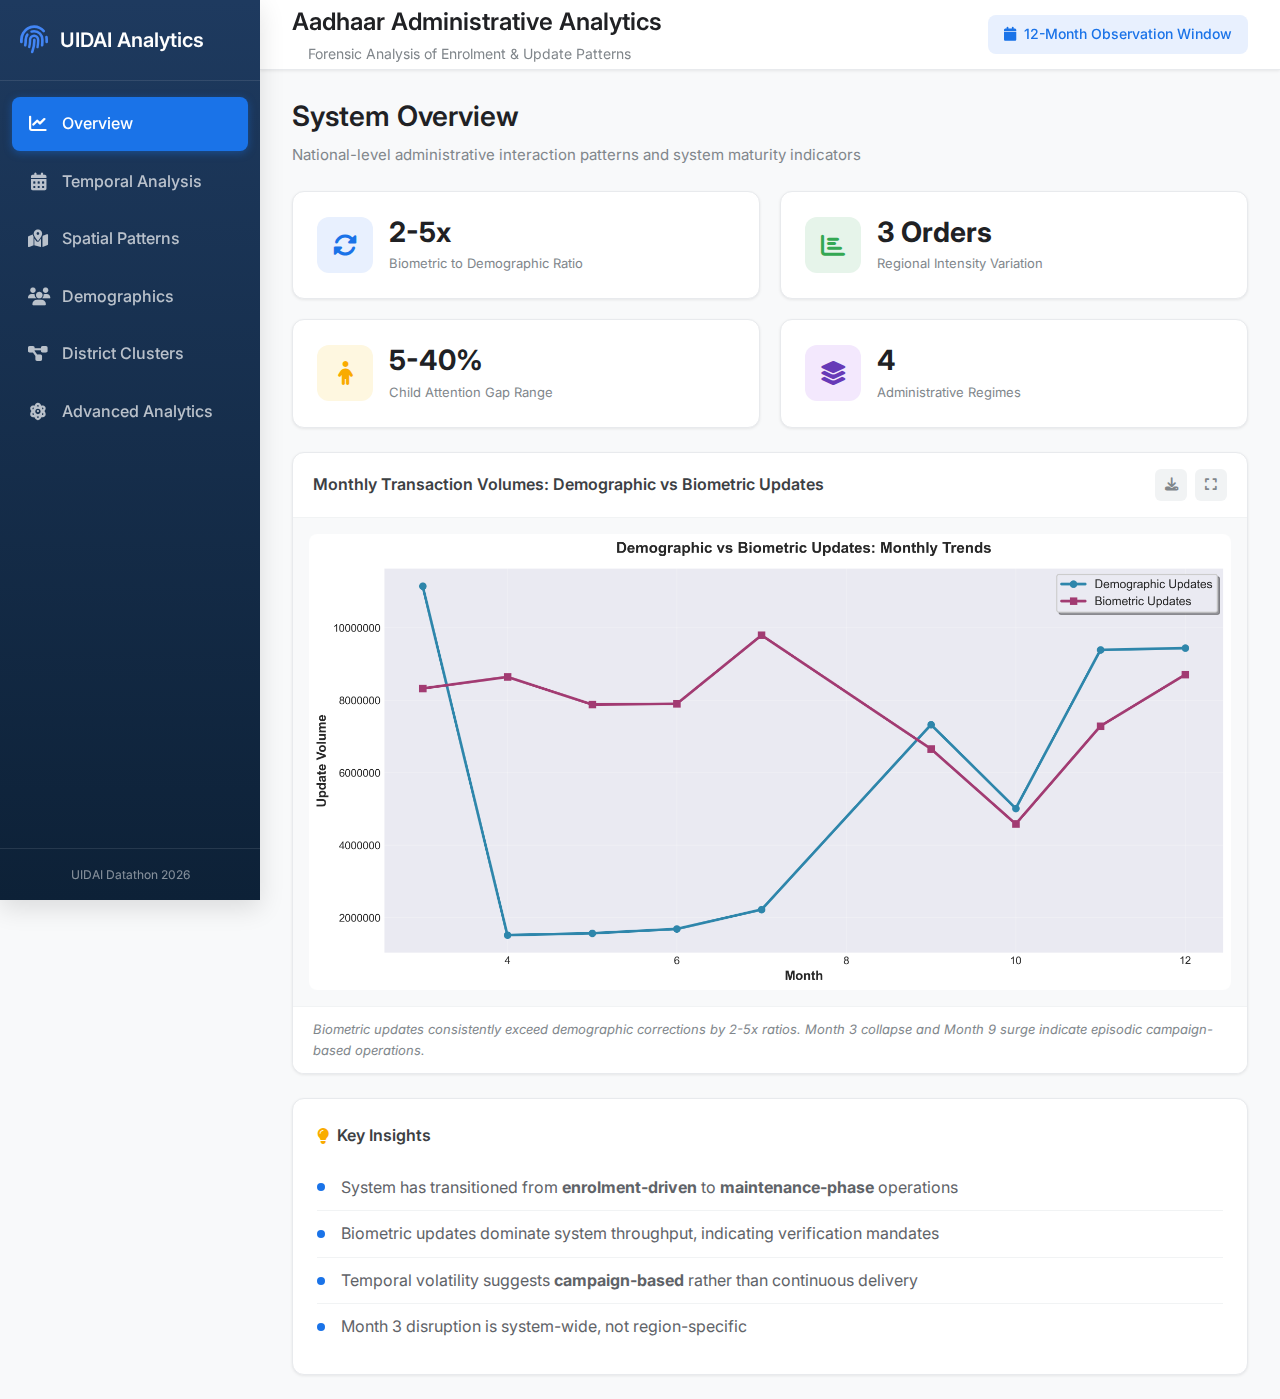
<file: dashboard/index.html>
<!DOCTYPE html>
<html lang="en">
<head>
    <meta charset="UTF-8">
    <meta name="viewport" content="width=device-width, initial-scale=1.0">
    <title>UIDAI Aadhaar Analytics Dashboard</title>
    <link rel="stylesheet" href="styles.css">
    <link href="https://fonts.googleapis.com/css2?family=Inter:wght@300;400;500;600;700&display=swap" rel="stylesheet">
    <link rel="stylesheet" href="https://cdnjs.cloudflare.com/ajax/libs/font-awesome/6.4.0/css/all.min.css">
</head>
<body>
    <!-- Sidebar Navigation -->
    <nav class="sidebar">
        <div class="sidebar-header">
            <div class="logo">
                <i class="fas fa-fingerprint"></i>
                <span>UIDAI Analytics</span>
            </div>
        </div>
        <ul class="nav-menu">
            <li class="nav-item active" data-section="overview">
                <i class="fas fa-chart-line"></i>
                <span>Overview</span>
            </li>
            <li class="nav-item" data-section="temporal">
                <i class="fas fa-calendar-alt"></i>
                <span>Temporal Analysis</span>
            </li>
            <li class="nav-item" data-section="spatial">
                <i class="fas fa-map-marked-alt"></i>
                <span>Spatial Patterns</span>
            </li>
            <li class="nav-item" data-section="demographic">
                <i class="fas fa-users"></i>
                <span>Demographics</span>
            </li>
            <li class="nav-item" data-section="clusters">
                <i class="fas fa-project-diagram"></i>
                <span>District Clusters</span>
            </li>
            <li class="nav-item" data-section="advanced">
                <i class="fas fa-atom"></i>
                <span>Advanced Analytics</span>
            </li>
        </ul>
        <div class="sidebar-footer">
            <div class="version-info">
                <span>UIDAI Datathon 2026</span>
            </div>
        </div>
    </nav>

    <!-- Main Content -->
    <main class="main-content">
        <!-- Top Header -->
        <header class="top-header">
            <div class="header-left">
                <h1 class="page-title">Aadhaar Administrative Analytics</h1>
                <span class="subtitle">Forensic Analysis of Enrolment & Update Patterns</span>
            </div>
            <div class="header-right">
                <div class="date-range">
                    <i class="fas fa-calendar"></i>
                    <span>12-Month Observation Window</span>
                </div>
            </div>
        </header>

        <!-- Dashboard Sections -->
        <div class="dashboard-container">
            
            <!-- Overview Section -->
            <section id="overview" class="dashboard-section active">
                <div class="section-header">
                    <h2>System Overview</h2>
                    <p>National-level administrative interaction patterns and system maturity indicators</p>
                </div>
                
                <!-- Key Metrics Cards -->
                <div class="metrics-grid">
                    <div class="metric-card">
                        <div class="metric-icon blue">
                            <i class="fas fa-sync-alt"></i>
                        </div>
                        <div class="metric-content">
                            <span class="metric-value">2-5x</span>
                            <span class="metric-label">Biometric to Demographic Ratio</span>
                        </div>
                    </div>
                    <div class="metric-card">
                        <div class="metric-icon green">
                            <i class="fas fa-chart-bar"></i>
                        </div>
                        <div class="metric-content">
                            <span class="metric-value">3 Orders</span>
                            <span class="metric-label">Regional Intensity Variation</span>
                        </div>
                    </div>
                    <div class="metric-card">
                        <div class="metric-icon orange">
                            <i class="fas fa-child"></i>
                        </div>
                        <div class="metric-content">
                            <span class="metric-value">5-40%</span>
                            <span class="metric-label">Child Attention Gap Range</span>
                        </div>
                    </div>
                    <div class="metric-card">
                        <div class="metric-icon purple">
                            <i class="fas fa-layer-group"></i>
                        </div>
                        <div class="metric-content">
                            <span class="metric-value">4</span>
                            <span class="metric-label">Administrative Regimes</span>
                        </div>
                    </div>
                </div>

                <!-- Main Chart -->
                <div class="chart-container large">
                    <div class="chart-header">
                        <h3>Monthly Transaction Volumes: Demographic vs Biometric Updates</h3>
                        <div class="chart-actions">
                            <button class="btn-icon" title="Download"><i class="fas fa-download"></i></button>
                            <button class="btn-icon" title="Fullscreen"><i class="fas fa-expand"></i></button>
                        </div>
                    </div>
                    <div class="chart-body">
                        <img src="../outputs/integrated_analysis/plots_final/core_01_demo_vs_bio_monthly.png" 
                             alt="Demographic vs Biometric Monthly Trends" 
                             class="chart-image">
                    </div>
                    <div class="chart-footer">
                        <p class="chart-caption">Biometric updates consistently exceed demographic corrections by 2-5x ratios. Month 3 collapse and Month 9 surge indicate episodic campaign-based operations.</p>
                    </div>
                </div>

                <!-- Key Insights -->
                <div class="insights-panel">
                    <h3><i class="fas fa-lightbulb"></i> Key Insights</h3>
                    <ul class="insights-list">
                        <li>System has transitioned from <strong>enrolment-driven</strong> to <strong>maintenance-phase</strong> operations</li>
                        <li>Biometric updates dominate system throughput, indicating verification mandates</li>
                        <li>Temporal volatility suggests <strong>campaign-based</strong> rather than continuous delivery</li>
                        <li>Month 3 disruption is system-wide, not region-specific</li>
                    </ul>
                </div>
            </section>

            <!-- Temporal Analysis Section -->
            <section id="temporal" class="dashboard-section">
                <div class="section-header">
                    <h2>Temporal Analysis</h2>
                    <p>Time-series patterns, growth dynamics, and operational stability indicators</p>
                </div>

                <div class="charts-grid two-column">
                    <div class="chart-container">
                        <div class="chart-header">
                            <h3>Intensity Growth Rate (State × Month)</h3>
                        </div>
                        <div class="chart-body">
                            <img src="../outputs/integrated_analysis/plots_final/new_01_intensity_growth_rate.png" 
                                 alt="Growth Rate Heatmap" 
                                 class="chart-image">
                        </div>
                        <div class="chart-footer">
                            <p class="chart-caption">Month-over-month growth rates reveal accelerating vs decelerating states and recovery dynamics post-Month 3.</p>
                        </div>
                    </div>

                    <div class="chart-container">
                        <div class="chart-header">
                            <h3>Temporal Stability Index by State</h3>
                        </div>
                        <div class="chart-body">
                            <img src="../outputs/integrated_analysis/plots_final/new_04_temporal_stability_index.png" 
                                 alt="Temporal Stability Index" 
                                 class="chart-image">
                        </div>
                        <div class="chart-footer">
                            <p class="chart-caption">Coefficient of variation identifies episodic campaign-dependent vs continuous steady-state operations.</p>
                        </div>
                    </div>
                </div>
            </section>

            <!-- Spatial Patterns Section -->
            <section id="spatial" class="dashboard-section">
                <div class="section-header">
                    <h2>Spatial Patterns</h2>
                    <p>State-level heterogeneity, regional concentration, and geographic disparities</p>
                </div>

                <div class="chart-container large">
                    <div class="chart-header">
                        <h3>Top 10 States: Update Intensity (Population-Normalized)</h3>
                    </div>
                    <div class="chart-body">
                        <img src="../outputs/integrated_analysis/plots_final/core_02_state_intensity.png" 
                             alt="State Intensity Comparison" 
                             class="chart-image">
                    </div>
                    <div class="chart-footer">
                        <p class="chart-caption">Regional variation spans 3 orders of magnitude when normalized for population, revealing genuine administrative heterogeneity.</p>
                    </div>
                </div>

                <div class="charts-grid two-column">
                    <div class="chart-container">
                        <div class="chart-header">
                            <h3>Demographic Update Intensity: State × Month</h3>
                        </div>
                        <div class="chart-body">
                            <img src="../outputs/integrated_analysis/plots_final/core_08_demo_intensity_heatmap.png" 
                                 alt="Demographic Intensity Heatmap" 
                                 class="chart-image">
                        </div>
                        <div class="chart-footer">
                            <p class="chart-caption">Universal Month 3 collapse and Month 11 surge alongside extreme state heterogeneity.</p>
                        </div>
                    </div>

                    <div class="chart-container">
                        <div class="chart-header">
                            <h3>Biometric Update Intensity: State × Month</h3>
                        </div>
                        <div class="chart-body">
                            <img src="../outputs/integrated_analysis/plots_final/core_09_bio_intensity_heatmap.png" 
                                 alt="Biometric Intensity Heatmap" 
                                 class="chart-image">
                        </div>
                        <div class="chart-footer">
                            <p class="chart-caption">Biometric updates demonstrate operational independence with state-specific campaign calendars.</p>
                        </div>
                    </div>
                </div>
            </section>

            <!-- Demographic Section -->
            <section id="demographic" class="dashboard-section">
                <div class="section-header">
                    <h2>Demographic Equity Analysis</h2>
                    <p>Child attention gaps, age-based exclusion patterns, and equity indicators</p>
                </div>

                <div class="alert-banner warning">
                    <i class="fas fa-exclamation-triangle"></i>
                    <div>
                        <strong>Equity Concern:</strong> Children are systematically under-represented in update processes across ALL states, with deficits ranging from 5-40 percentage points.
                    </div>
                </div>

                <div class="charts-grid two-column">
                    <div class="chart-container">
                        <div class="chart-header">
                            <h3>Child Attention Gap by State</h3>
                        </div>
                        <div class="chart-body">
                            <img src="../outputs/integrated_analysis/plots_final/core_03_child_gap_state.png" 
                                 alt="Child Gap by State" 
                                 class="chart-image">
                        </div>
                        <div class="chart-footer">
                            <p class="chart-caption">Universal negative gaps indicate structural barriers to child-focused engagement.</p>
                        </div>
                    </div>

                    <div class="chart-container">
                        <div class="chart-header">
                            <h3>Distribution of Child Attention Gap</h3>
                        </div>
                        <div class="chart-body">
                            <img src="../outputs/integrated_analysis/plots_final/core_04_gap_distribution.png" 
                                 alt="Gap Distribution" 
                                 class="chart-image">
                        </div>
                        <div class="chart-footer">
                            <p class="chart-caption">Pronounced bimodality indicates policy fragmentation rather than gradual variation.</p>
                        </div>
                    </div>
                </div>

                <div class="charts-grid two-column">
                    <div class="chart-container">
                        <div class="chart-header">
                            <h3>Child Share: Enrolment vs Updates</h3>
                        </div>
                        <div class="chart-body">
                            <img src="../outputs/integrated_analysis/plots_final/core_05_child_share_scatter.png" 
                                 alt="Child Share Scatter" 
                                 class="chart-image">
                        </div>
                        <div class="chart-footer">
                            <p class="chart-caption">Near-universal clustering below parity line confirms systematic child exclusion.</p>
                        </div>
                    </div>

                    <div class="chart-container">
                        <div class="chart-header">
                            <h3>Minor Share: Demographic vs Biometric</h3>
                        </div>
                        <div class="chart-body">
                            <img src="../outputs/integrated_analysis/plots_final/core_06_minor_share_scatter.png" 
                                 alt="Minor Share Scatter" 
                                 class="chart-image">
                        </div>
                        <div class="chart-footer">
                            <p class="chart-caption">Minors face additional barriers in biometric updates relative to demographic corrections.</p>
                        </div>
                    </div>
                </div>
            </section>

            <!-- Clusters Section -->
            <section id="clusters" class="dashboard-section">
                <div class="section-header">
                    <h2>District Clustering & Typology</h2>
                    <p>Administrative regime classification and district-level behavioral patterns</p>
                </div>

                <div class="chart-container large">
                    <div class="chart-header">
                        <h3>District Clusters: Enrolment vs Update Intensity</h3>
                    </div>
                    <div class="chart-body">
                        <img src="../outputs/integrated_analysis/plots_final/core_07_district_clusters.png" 
                             alt="District Clusters" 
                             class="chart-image">
                    </div>
                    <div class="chart-footer">
                        <p class="chart-caption">K-means clustering identifies 4 archetypal administrative regimes for differentiated monitoring.</p>
                    </div>
                </div>

                <!-- Cluster Legend -->
                <div class="cluster-legend">
                    <div class="cluster-item">
                        <span class="cluster-dot" style="background: #1e88e5;"></span>
                        <div>
                            <strong>Cluster 0:</strong> Ongoing enrolment frontiers (frontier regions, recent formations)
                        </div>
                    </div>
                    <div class="cluster-item">
                        <span class="cluster-dot" style="background: #43a047;"></span>
                        <div>
                            <strong>Cluster 1-2:</strong> Mature maintenance systems (modal administrative state)
                        </div>
                    </div>
                    <div class="cluster-item">
                        <span class="cluster-dot" style="background: #fb8c00;"></span>
                        <div>
                            <strong>Cluster 3:</strong> High-verification zones (urban centers, enforcement areas)
                        </div>
                    </div>
                    <div class="cluster-item">
                        <span class="cluster-dot" style="background: #e53935;"></span>
                        <div>
                            <strong>Cluster 4:</strong> Dormant/saturated districts (remote areas, completed saturation)
                        </div>
                    </div>
                </div>
            </section>

            <!-- Advanced Analytics Section -->
            <section id="advanced" class="dashboard-section">
                <div class="section-header">
                    <h2>Advanced Analytics</h2>
                    <p>Cross-domain correlations, coupling analysis, and equity-capacity matrices</p>
                </div>

                <div class="charts-grid two-column">
                    <div class="chart-container">
                        <div class="chart-header">
                            <h3>Demographic-Biometric Coupling Coefficients</h3>
                        </div>
                        <div class="chart-body">
                            <img src="../outputs/integrated_analysis/plots_final/new_02_demo_bio_coupling.png" 
                                 alt="Demo-Bio Coupling" 
                                 class="chart-image">
                        </div>
                        <div class="chart-footer">
                            <p class="chart-caption">Coupling reveals integrated vs siloed verification streams across districts.</p>
                        </div>
                    </div>

                    <div class="chart-container">
                        <div class="chart-header">
                            <h3>Child Gap × Update Intensity Quadrants</h3>
                        </div>
                        <div class="chart-body">
                            <img src="../outputs/integrated_analysis/plots_final/new_03_gap_intensity_quadrants.png" 
                                 alt="Gap Intensity Quadrants" 
                                 class="chart-image">
                        </div>
                        <div class="chart-footer">
                            <p class="chart-caption">High-intensity, child-underserved districts are priority intervention targets.</p>
                        </div>
                    </div>
                </div>

                <!-- Interpretation Warning -->
                <div class="alert-banner info">
                    <i class="fas fa-info-circle"></i>
                    <div>
                        <strong>Interpretation Note:</strong> All analyses are descriptive characterizations of administrative interaction structure. Causal attribution and normative evaluation are explicitly avoided.
                    </div>
                </div>
            </section>

        </div>
    </main>

    <script src="script.js"></script>
</body>
</html>
</file>
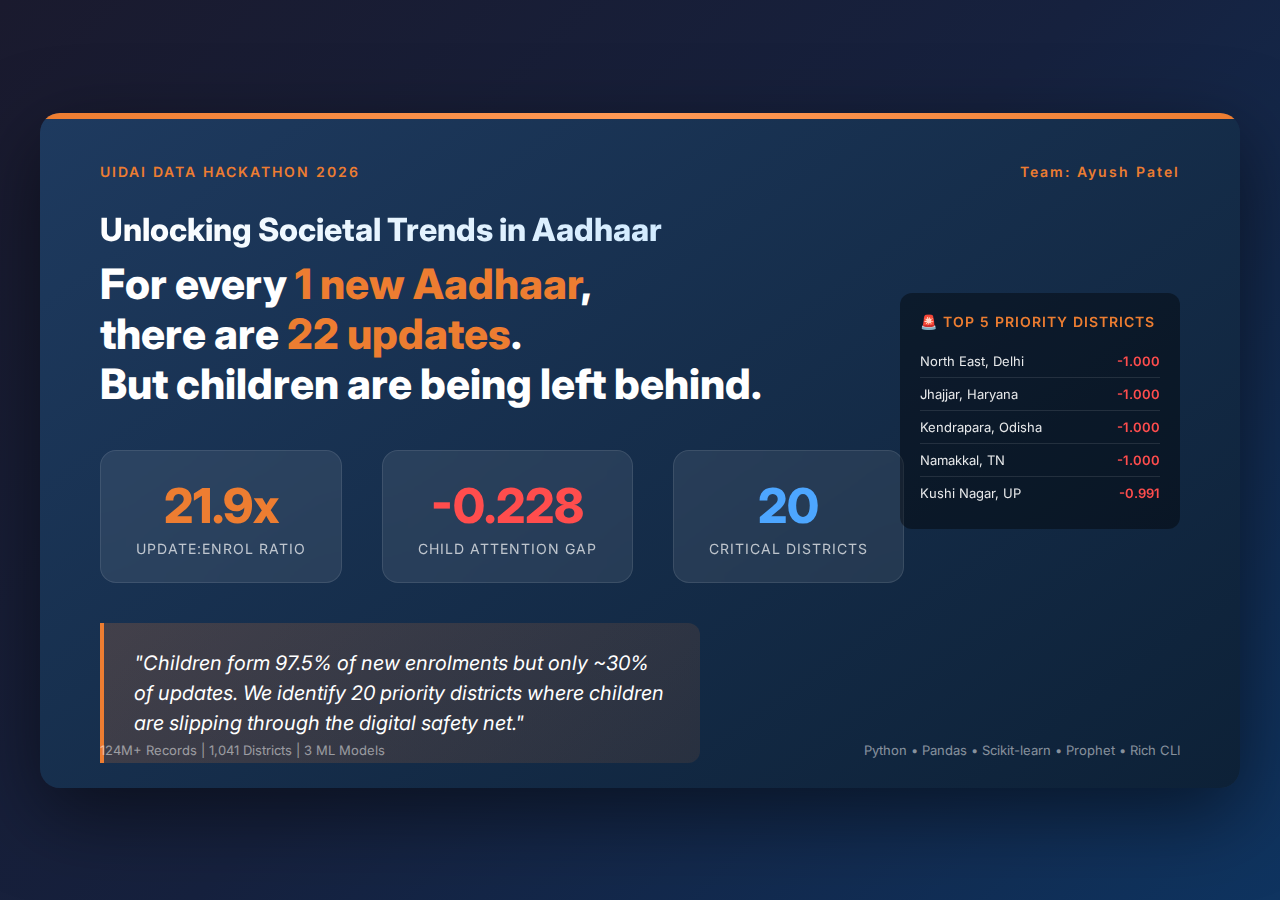
<file: submission/PRESENTATION_SLIDE.html>
<!DOCTYPE html>
<html lang="en">
<head>
    <meta charset="UTF-8">
    <meta name="viewport" content="width=device-width, initial-scale=1.0">
    <title>UIDAI Hackathon 2026 - Killer Slide</title>
    <link href="https://fonts.googleapis.com/css2?family=Inter:wght@400;600;800&display=swap" rel="stylesheet">
    <style>
        * {
            margin: 0;
            padding: 0;
            box-sizing: border-box;
        }
        
        body {
            font-family: 'Inter', sans-serif;
            background: linear-gradient(135deg, #1a1a2e 0%, #16213e 50%, #0f3460 100%);
            min-height: 100vh;
            display: flex;
            align-items: center;
            justify-content: center;
            color: white;
            padding: 40px;
        }
        
        .slide {
            width: 1200px;
            height: 675px; /* 16:9 aspect ratio */
            background: linear-gradient(145deg, #1e3a5f 0%, #0d2137 100%);
            border-radius: 20px;
            padding: 50px 60px;
            box-shadow: 0 25px 80px rgba(0, 0, 0, 0.5);
            position: relative;
            overflow: hidden;
        }
        
        .slide::before {
            content: '';
            position: absolute;
            top: 0;
            left: 0;
            right: 0;
            height: 6px;
            background: linear-gradient(90deg, #ED7D31, #ff9a56, #ED7D31);
        }
        
        .header {
            display: flex;
            justify-content: space-between;
            align-items: center;
            margin-bottom: 30px;
        }
        
        .logo {
            font-size: 14px;
            color: #ED7D31;
            font-weight: 600;
            letter-spacing: 2px;
        }
        
        .title {
            font-size: 32px;
            font-weight: 800;
            margin-bottom: 10px;
            background: linear-gradient(90deg, #fff, #a8d8ff);
            -webkit-background-clip: text;
            -webkit-text-fill-color: transparent;
            background-clip: text;
        }
        
        .tagline {
            font-size: 42px;
            font-weight: 800;
            line-height: 1.2;
            margin-bottom: 40px;
            max-width: 700px;
        }
        
        .tagline span {
            color: #ED7D31;
        }
        
        .stats-row {
            display: flex;
            gap: 40px;
            margin-bottom: 40px;
        }
        
        .stat-box {
            background: rgba(255, 255, 255, 0.08);
            border: 1px solid rgba(255, 255, 255, 0.1);
            border-radius: 16px;
            padding: 25px 35px;
            text-align: center;
            backdrop-filter: blur(10px);
        }
        
        .stat-number {
            font-size: 48px;
            font-weight: 800;
            margin-bottom: 5px;
        }
        
        .stat-number.orange {
            color: #ED7D31;
        }
        
        .stat-number.red {
            color: #ff4d4d;
        }
        
        .stat-number.blue {
            color: #4da6ff;
        }
        
        .stat-label {
            font-size: 14px;
            color: rgba(255, 255, 255, 0.7);
            text-transform: uppercase;
            letter-spacing: 1px;
        }
        
        .insight-box {
            background: linear-gradient(135deg, rgba(237, 125, 49, 0.2), rgba(237, 125, 49, 0.1));
            border-left: 4px solid #ED7D31;
            padding: 25px 30px;
            border-radius: 0 12px 12px 0;
            max-width: 600px;
        }
        
        .insight-box p {
            font-size: 20px;
            font-style: italic;
            line-height: 1.5;
        }
        
        .bottom-bar {
            position: absolute;
            bottom: 30px;
            left: 60px;
            right: 60px;
            display: flex;
            justify-content: space-between;
            align-items: center;
            color: rgba(255, 255, 255, 0.5);
            font-size: 13px;
        }
        
        .districts-preview {
            position: absolute;
            right: 60px;
            top: 180px;
            background: rgba(0, 0, 0, 0.4);
            border-radius: 12px;
            padding: 20px;
            width: 280px;
        }
        
        .districts-title {
            font-size: 14px;
            color: #ED7D31;
            font-weight: 600;
            margin-bottom: 15px;
            text-transform: uppercase;
            letter-spacing: 1px;
        }
        
        .district-row {
            display: flex;
            justify-content: space-between;
            padding: 8px 0;
            border-bottom: 1px solid rgba(255, 255, 255, 0.1);
            font-size: 13px;
        }
        
        .district-row:last-child {
            border-bottom: none;
        }
        
        .district-name {
            color: rgba(255, 255, 255, 0.9);
        }
        
        .district-gap {
            color: #ff4d4d;
            font-weight: 600;
        }
    </style>
</head>
<body>
    <div class="slide">
        <div class="header">
            <div class="logo">UIDAI DATA HACKATHON 2026</div>
            <div class="logo">Team: Ayush Patel</div>
        </div>
        
        <div class="title">Unlocking Societal Trends in Aadhaar</div>
        
        <div class="tagline">
            For every <span>1 new Aadhaar</span>,<br>
            there are <span>22 updates</span>.<br>
            But children are being left behind.
        </div>
        
        <div class="stats-row">
            <div class="stat-box">
                <div class="stat-number orange">21.9x</div>
                <div class="stat-label">Update:Enrol Ratio</div>
            </div>
            <div class="stat-box">
                <div class="stat-number red">-0.228</div>
                <div class="stat-label">Child Attention Gap</div>
            </div>
            <div class="stat-box">
                <div class="stat-number blue">20</div>
                <div class="stat-label">Critical Districts</div>
            </div>
        </div>
        
        <div class="insight-box">
            <p>"Children form 97.5% of new enrolments but only ~30% of updates. We identify 20 priority districts where children are slipping through the digital safety net."</p>
        </div>
        
        <div class="districts-preview">
            <div class="districts-title">🚨 Top 5 Priority Districts</div>
            <div class="district-row">
                <span class="district-name">North East, Delhi</span>
                <span class="district-gap">-1.000</span>
            </div>
            <div class="district-row">
                <span class="district-name">Jhajjar, Haryana</span>
                <span class="district-gap">-1.000</span>
            </div>
            <div class="district-row">
                <span class="district-name">Kendrapara, Odisha</span>
                <span class="district-gap">-1.000</span>
            </div>
            <div class="district-row">
                <span class="district-name">Namakkal, TN</span>
                <span class="district-gap">-1.000</span>
            </div>
            <div class="district-row">
                <span class="district-name">Kushi Nagar, UP</span>
                <span class="district-gap">-0.991</span>
            </div>
        </div>
        
        <div class="bottom-bar">
            <span>124M+ Records | 1,041 Districts | 3 ML Models</span>
            <span>Python • Pandas • Scikit-learn • Prophet • Rich CLI</span>
        </div>
    </div>
</body>
</html>
</file>
<file: dashboard/styles.css>
/* ========================================
   UIDAI Analytics Dashboard - Styles
   Professional White & Blue Theme
   ======================================== */

/* CSS Variables */
:root {
    /* Primary Colors */
    --primary-blue: #1a73e8;
    --primary-blue-dark: #1557b0;
    --primary-blue-light: #4285f4;
    --primary-blue-pale: #e8f0fe;

    /* Secondary Colors */
    --secondary-navy: #1e3a5f;
    --secondary-navy-dark: #0d2137;

    /* Accent Colors */
    --accent-green: #34a853;
    --accent-orange: #f9ab00;
    --accent-red: #ea4335;
    --accent-purple: #673ab7;

    /* Neutral Colors */
    --white: #ffffff;
    --gray-50: #f8f9fa;
    --gray-100: #f1f3f4;
    --gray-200: #e8eaed;
    --gray-300: #dadce0;
    --gray-400: #bdc1c6;
    --gray-500: #9aa0a6;
    --gray-600: #80868b;
    --gray-700: #5f6368;
    --gray-800: #3c4043;
    --gray-900: #202124;

    /* Layout */
    --sidebar-width: 260px;
    --header-height: 70px;
    --border-radius: 12px;
    --border-radius-sm: 8px;

    /* Shadows */
    --shadow-sm: 0 1px 3px rgba(0, 0, 0, 0.08);
    --shadow-md: 0 4px 12px rgba(0, 0, 0, 0.1);
    --shadow-lg: 0 8px 24px rgba(0, 0, 0, 0.12);

    /* Transitions */
    --transition-fast: 0.15s ease;
    --transition-normal: 0.25s ease;
}

/* Reset & Base */
* {
    margin: 0;
    padding: 0;
    box-sizing: border-box;
}

html {
    scroll-behavior: smooth;
}

body {
    font-family: 'Inter', -apple-system, BlinkMacSystemFont, 'Segoe UI', Roboto, sans-serif;
    background-color: var(--gray-50);
    color: var(--gray-900);
    line-height: 1.6;
    display: flex;
    min-height: 100vh;
}

/* ========================================
   Sidebar Navigation
   ======================================== */
.sidebar {
    width: var(--sidebar-width);
    background: linear-gradient(180deg, var(--secondary-navy) 0%, var(--secondary-navy-dark) 100%);
    color: var(--white);
    position: fixed;
    top: 0;
    left: 0;
    height: 100vh;
    display: flex;
    flex-direction: column;
    z-index: 100;
    box-shadow: var(--shadow-lg);
}

.sidebar-header {
    padding: 24px 20px;
    border-bottom: 1px solid rgba(255, 255, 255, 0.1);
}

.logo {
    display: flex;
    align-items: center;
    gap: 12px;
    font-size: 1.25rem;
    font-weight: 600;
}

.logo i {
    font-size: 1.75rem;
    color: var(--primary-blue-light);
}

.nav-menu {
    list-style: none;
    padding: 16px 12px;
    flex: 1;
}

.nav-item {
    display: flex;
    align-items: center;
    gap: 14px;
    padding: 14px 16px;
    margin-bottom: 4px;
    border-radius: var(--border-radius-sm);
    cursor: pointer;
    transition: all var(--transition-fast);
    color: rgba(255, 255, 255, 0.7);
    font-weight: 500;
}

.nav-item:hover {
    background: rgba(255, 255, 255, 0.08);
    color: var(--white);
}

.nav-item.active {
    background: var(--primary-blue);
    color: var(--white);
    box-shadow: 0 2px 8px rgba(26, 115, 232, 0.4);
}

.nav-item i {
    width: 20px;
    text-align: center;
    font-size: 1.1rem;
}

.sidebar-footer {
    padding: 16px 20px;
    border-top: 1px solid rgba(255, 255, 255, 0.1);
}

.btn-export {
    width: 100%;
    display: flex;
    align-items: center;
    justify-content: center;
    gap: 8px;
    padding: 12px 16px;
    background: rgba(255, 255, 255, 0.1);
    border: 1px solid rgba(255, 255, 255, 0.2);
    border-radius: var(--border-radius-sm);
    color: var(--white);
    font-weight: 500;
    cursor: pointer;
    transition: all var(--transition-fast);
    margin-bottom: 12px;
}

.btn-export:hover {
    background: rgba(255, 255, 255, 0.2);
}

.version-info {
    font-size: 0.75rem;
    color: rgba(255, 255, 255, 0.5);
    text-align: center;
}

/* ========================================
   Main Content Area
   ======================================== */
.main-content {
    margin-left: var(--sidebar-width);
    flex: 1;
    min-height: 100vh;
}

/* Top Header */
.top-header {
    background: var(--white);
    padding: 0 32px;
    height: var(--header-height);
    display: flex;
    align-items: center;
    justify-content: space-between;
    border-bottom: 1px solid var(--gray-200);
    position: sticky;
    top: 0;
    z-index: 50;
    box-shadow: var(--shadow-sm);
}

.page-title {
    font-size: 1.5rem;
    font-weight: 600;
    color: var(--gray-900);
}

.subtitle {
    font-size: 0.875rem;
    color: var(--gray-600);
    margin-left: 16px;
}

.header-right {
    display: flex;
    align-items: center;
    gap: 16px;
}

.date-range {
    display: flex;
    align-items: center;
    gap: 8px;
    padding: 8px 16px;
    background: var(--primary-blue-pale);
    border-radius: var(--border-radius-sm);
    color: var(--primary-blue);
    font-weight: 500;
    font-size: 0.875rem;
}

.btn-refresh {
    width: 40px;
    height: 40px;
    border: none;
    background: var(--gray-100);
    border-radius: 50%;
    cursor: pointer;
    color: var(--gray-600);
    transition: all var(--transition-fast);
}

.btn-refresh:hover {
    background: var(--primary-blue-pale);
    color: var(--primary-blue);
}

/* Dashboard Container */
.dashboard-container {
    padding: 24px 32px;
}

/* ========================================
   Dashboard Sections
   ======================================== */
.dashboard-section {
    display: none;
    animation: fadeIn 0.3s ease;
}

.dashboard-section.active {
    display: block;
}

@keyframes fadeIn {
    from {
        opacity: 0;
        transform: translateY(10px);
    }

    to {
        opacity: 1;
        transform: translateY(0);
    }
}

.section-header {
    margin-bottom: 24px;
}

.section-header h2 {
    font-size: 1.75rem;
    font-weight: 600;
    color: var(--gray-900);
    margin-bottom: 4px;
}

.section-header p {
    color: var(--gray-600);
    font-size: 0.9375rem;
}

/* ========================================
   Metrics Cards
   ======================================== */
.metrics-grid {
    display: grid;
    grid-template-columns: repeat(4, 1fr);
    gap: 20px;
    margin-bottom: 24px;
}

.metrics-grid.four-col {
    grid-template-columns: repeat(4, 1fr);
}

.metric-card {
    background: var(--white);
    border-radius: var(--border-radius);
    padding: 24px;
    display: flex;
    align-items: center;
    gap: 16px;
    box-shadow: var(--shadow-sm);
    border: 1px solid var(--gray-200);
    transition: all var(--transition-normal);
    cursor: pointer;
}

.metric-card:hover {
    box-shadow: var(--shadow-md);
    transform: translateY(-2px);
    border-color: var(--primary-blue-light);
}

.metric-card.small {
    padding: 16px 20px;
}

.metric-card.warning {
    border-left: 4px solid var(--accent-orange);
}

.metric-card.danger {
    border-left: 4px solid var(--accent-red);
}

.metric-icon {
    width: 56px;
    height: 56px;
    border-radius: 12px;
    display: flex;
    align-items: center;
    justify-content: center;
    font-size: 1.5rem;
}

.metric-icon.blue {
    background: var(--primary-blue-pale);
    color: var(--primary-blue);
}

.metric-icon.green {
    background: #e6f4ea;
    color: var(--accent-green);
}

.metric-icon.orange {
    background: #fef7e0;
    color: var(--accent-orange);
}

.metric-icon.purple {
    background: #f3e8fd;
    color: var(--accent-purple);
}

.metric-content {
    display: flex;
    flex-direction: column;
}

.metric-value {
    font-size: 1.75rem;
    font-weight: 700;
    color: var(--gray-900);
    line-height: 1.2;
}

.metric-label {
    font-size: 0.8125rem;
    color: var(--gray-600);
    margin-top: 4px;
}

.metric-trend {
    font-size: 0.75rem;
    margin-top: 4px;
    display: flex;
    align-items: center;
    gap: 4px;
}

.metric-trend.positive {
    color: var(--accent-green);
}

.metric-trend.negative {
    color: var(--accent-red);
}

.metric-subtext {
    font-size: 0.75rem;
    color: var(--gray-500);
    margin-top: 4px;
}

/* ========================================
   Chart Containers
   ======================================== */
.charts-grid {
    display: grid;
    gap: 24px;
    margin-bottom: 24px;
}

.charts-grid.two-column {
    grid-template-columns: repeat(2, 1fr);
}

.chart-container {
    background: var(--white);
    border-radius: var(--border-radius);
    overflow: hidden;
    box-shadow: var(--shadow-sm);
    border: 1px solid var(--gray-200);
}

.chart-container.large {
    margin-bottom: 24px;
}

.chart-header {
    padding: 16px 20px;
    display: flex;
    align-items: center;
    justify-content: space-between;
    border-bottom: 1px solid var(--gray-100);
}

.chart-header h3 {
    font-size: 1rem;
    font-weight: 600;
    color: var(--gray-800);
}

.chart-actions {
    display: flex;
    gap: 8px;
    align-items: center;
}

.chart-actions select {
    padding: 6px 12px;
    border: 1px solid var(--gray-300);
    border-radius: var(--border-radius-sm);
    font-size: 0.875rem;
    background: var(--white);
    cursor: pointer;
}

.btn-icon {
    width: 32px;
    height: 32px;
    border: none;
    background: var(--gray-100);
    border-radius: 6px;
    cursor: pointer;
    color: var(--gray-600);
    transition: all var(--transition-fast);
    display: flex;
    align-items: center;
    justify-content: center;
}

.btn-icon:hover {
    background: var(--primary-blue-pale);
    color: var(--primary-blue);
}

.btn-primary {
    padding: 8px 16px;
    background: var(--primary-blue);
    color: var(--white);
    border: none;
    border-radius: var(--border-radius-sm);
    font-weight: 500;
    cursor: pointer;
    display: flex;
    align-items: center;
    gap: 8px;
    transition: all var(--transition-fast);
}

.btn-primary:hover {
    background: var(--primary-blue-dark);
}

.btn-secondary {
    padding: 8px 16px;
    background: var(--white);
    color: var(--gray-700);
    border: 1px solid var(--gray-300);
    border-radius: var(--border-radius-sm);
    font-weight: 500;
    cursor: pointer;
    display: flex;
    align-items: center;
    gap: 8px;
    transition: all var(--transition-fast);
}

.btn-secondary:hover {
    background: var(--gray-50);
    border-color: var(--primary-blue);
    color: var(--primary-blue);
}

.chart-body {
    padding: 16px;
    display: flex;
    justify-content: center;
    align-items: center;
    background: var(--gray-50);
    min-height: 300px;
}

.chart-body.chart-tall {
    min-height: 400px;
}

.chart-body canvas {
    max-width: 100%;
    max-height: 350px;
}

.chart-image {
    max-width: 100%;
    height: auto;
    border-radius: var(--border-radius-sm);
    cursor: pointer;
    transition: transform var(--transition-fast);
}

.chart-image:hover {
    transform: scale(1.02);
}

.chart-footer {
    padding: 12px 20px;
    background: var(--white);
    border-top: 1px solid var(--gray-100);
}

.chart-caption {
    font-size: 0.8125rem;
    color: var(--gray-600);
    font-style: italic;
}

/* ========================================
   Insights Panel
   ======================================== */
.insights-panel {
    background: var(--white);
    border-radius: var(--border-radius);
    padding: 24px;
    border: 1px solid var(--gray-200);
    box-shadow: var(--shadow-sm);
}

.insights-panel h3 {
    font-size: 1rem;
    font-weight: 600;
    color: var(--gray-800);
    margin-bottom: 16px;
    display: flex;
    align-items: center;
    gap: 8px;
}

.insights-panel h3 i {
    color: var(--accent-orange);
}

.insights-list {
    list-style: none;
}

.insights-list li {
    padding: 10px 0;
    padding-left: 24px;
    position: relative;
    color: var(--gray-700);
    border-bottom: 1px solid var(--gray-100);
}

.insights-list li:last-child {
    border-bottom: none;
}

.insights-list li::before {
    content: '';
    position: absolute;
    left: 0;
    top: 50%;
    transform: translateY(-50%);
    width: 8px;
    height: 8px;
    background: var(--primary-blue);
    border-radius: 50%;
}

/* ========================================
   Alert Banners
   ======================================== */
.alert-banner {
    display: flex;
    align-items: flex-start;
    gap: 16px;
    padding: 16px 20px;
    border-radius: var(--border-radius-sm);
    margin-bottom: 24px;
}

.alert-banner.warning {
    background: #fff8e1;
    border: 1px solid #ffcc80;
    color: #e65100;
}

.alert-banner.info {
    background: var(--primary-blue-pale);
    border: 1px solid #90caf9;
    color: var(--primary-blue-dark);
}

.alert-banner i {
    font-size: 1.25rem;
    margin-top: 2px;
}

.alert-banner strong {
    display: block;
    margin-bottom: 4px;
}

/* ========================================
   Cluster Legend
   ======================================== */
.cluster-legend {
    display: grid;
    grid-template-columns: repeat(2, 1fr);
    gap: 16px;
    margin-top: 24px;
    padding: 20px;
    background: var(--white);
    border-radius: var(--border-radius);
    border: 1px solid var(--gray-200);
}

.cluster-item {
    display: flex;
    align-items: flex-start;
    gap: 12px;
    font-size: 0.875rem;
    cursor: pointer;
    padding: 12px;
    border-radius: var(--border-radius-sm);
    transition: all var(--transition-fast);
}

.cluster-item:hover {
    background: var(--gray-50);
}

.cluster-dot {
    width: 12px;
    height: 12px;
    border-radius: 50%;
    margin-top: 4px;
    flex-shrink: 0;
}

.cluster-item strong {
    color: var(--gray-800);
}

/* ========================================
   Tab Navigation
   ======================================== */
.tab-navigation {
    display: flex;
    gap: 8px;
    margin-bottom: 20px;
    border-bottom: 2px solid var(--gray-200);
    padding-bottom: 0;
}

.tab-btn {
    padding: 12px 24px;
    background: transparent;
    border: none;
    color: var(--gray-600);
    font-weight: 500;
    cursor: pointer;
    position: relative;
    transition: all var(--transition-fast);
}

.tab-btn:hover {
    color: var(--primary-blue);
}

.tab-btn.active {
    color: var(--primary-blue);
}

.tab-btn.active::after {
    content: '';
    position: absolute;
    bottom: -2px;
    left: 0;
    width: 100%;
    height: 2px;
    background: var(--primary-blue);
}

/* ========================================
   Data Tables
   ======================================== */
.table-container {
    display: none;
    background: var(--white);
    border-radius: var(--border-radius);
    border: 1px solid var(--gray-200);
    overflow: hidden;
}

.table-container.active {
    display: block;
}

.table-header {
    padding: 16px 20px;
    display: flex;
    justify-content: space-between;
    align-items: center;
    border-bottom: 1px solid var(--gray-100);
}

.table-header h3 {
    font-size: 1rem;
    font-weight: 600;
}

.data-table {
    width: 100%;
    border-collapse: collapse;
}

.data-table th,
.data-table td {
    padding: 12px 16px;
    text-align: left;
    border-bottom: 1px solid var(--gray-100);
}

.data-table th {
    background: var(--gray-50);
    font-weight: 600;
    color: var(--gray-700);
    font-size: 0.875rem;
}

.data-table td {
    font-size: 0.875rem;
    color: var(--gray-800);
}

.data-table tbody tr:hover {
    background: var(--gray-50);
}

.data-table td.danger {
    color: var(--accent-red);
    font-weight: 600;
}

.data-table td.warning {
    color: var(--accent-orange);
    font-weight: 600;
}

.badge {
    display: inline-block;
    padding: 4px 10px;
    border-radius: 12px;
    font-size: 0.75rem;
    font-weight: 600;
}

.badge.danger {
    background: #fce8e6;
    color: var(--accent-red);
}

.badge.warning {
    background: #fef7e0;
    color: #b36200;
}

.badge.success {
    background: #e6f4ea;
    color: var(--accent-green);
}

/* ========================================
   Cluster Stats
   ======================================== */
.cluster-stats {
    display: grid;
    grid-template-columns: repeat(4, 1fr);
    gap: 16px;
    padding: 20px;
}

.cluster-stat-card {
    padding: 20px;
    background: var(--gray-50);
    border-radius: var(--border-radius-sm);
    text-align: center;
}

.cluster-stat-card h4 {
    font-size: 0.875rem;
    color: var(--gray-700);
    margin-bottom: 8px;
}

.cluster-stat-card .stat-value {
    font-size: 1.5rem;
    font-weight: 700;
    color: var(--primary-blue);
    display: block;
    margin-bottom: 8px;
}

.cluster-stat-card p {
    font-size: 0.75rem;
    color: var(--gray-600);
}

/* ========================================
   Modals
   ======================================== */
.modal {
    display: none;
    position: fixed;
    top: 0;
    left: 0;
    width: 100%;
    height: 100%;
    z-index: 1000;
}

.modal.active {
    display: flex;
    align-items: center;
    justify-content: center;
}

.modal-overlay {
    position: absolute;
    top: 0;
    left: 0;
    width: 100%;
    height: 100%;
    background: rgba(0, 0, 0, 0.8);
    backdrop-filter: blur(4px);
}

.modal-content {
    position: relative;
    max-width: 90%;
    max-height: 90%;
    display: flex;
    flex-direction: column;
    align-items: center;
}

.modal-content img {
    max-width: 100%;
    max-height: 80vh;
    border-radius: var(--border-radius);
    box-shadow: var(--shadow-lg);
}

.modal-content p {
    color: rgba(255, 255, 255, 0.8);
    margin-top: 16px;
    font-size: 0.875rem;
}

.modal-close {
    position: absolute;
    top: -40px;
    right: -40px;
    width: 40px;
    height: 40px;
    border: none;
    background: rgba(255, 255, 255, 0.1);
    color: white;
    font-size: 24px;
    border-radius: 50%;
    cursor: pointer;
    transition: all var(--transition-fast);
}

.modal-close:hover {
    background: rgba(255, 255, 255, 0.2);
    transform: scale(1.1);
}

.modal-dialog {
    position: relative;
    background: var(--white);
    border-radius: var(--border-radius);
    max-width: 600px;
    width: 90%;
    max-height: 80vh;
    overflow: hidden;
    display: flex;
    flex-direction: column;
}

.modal-dialog .modal-header {
    padding: 20px 24px;
    border-bottom: 1px solid var(--gray-200);
    display: flex;
    justify-content: space-between;
    align-items: center;
}

.modal-dialog .modal-header h3 {
    font-size: 1.125rem;
    font-weight: 600;
    display: flex;
    align-items: center;
    gap: 10px;
}

.modal-dialog .modal-header h3 i {
    color: var(--accent-orange);
}

.modal-dialog .modal-close {
    position: static;
    background: var(--gray-100);
    color: var(--gray-600);
}

.modal-dialog .modal-close:hover {
    background: var(--gray-200);
}

.modal-dialog .modal-body {
    padding: 24px;
    overflow-y: auto;
}

.modal-description {
    margin-bottom: 16px;
    color: var(--gray-600);
}

.critical-list {
    display: flex;
    flex-direction: column;
    gap: 8px;
    margin-bottom: 20px;
}

.critical-item {
    display: flex;
    align-items: center;
    padding: 12px 16px;
    background: var(--gray-50);
    border-radius: var(--border-radius-sm);
    gap: 16px;
}

.critical-rank {
    font-size: 1.25rem;
    font-weight: 700;
    color: var(--accent-red);
    min-width: 40px;
}

.critical-info {
    flex: 1;
}

.critical-info strong {
    display: block;
    color: var(--gray-900);
}

.critical-info span {
    font-size: 0.75rem;
    color: var(--gray-500);
}

.critical-gap {
    font-size: 1rem;
    font-weight: 700;
    color: var(--accent-red);
}

.full-width {
    width: 100%;
    justify-content: center;
}

/* Metric Detail Modal */
.metric-detail-value {
    font-size: 2.5rem;
    font-weight: 700;
    color: var(--primary-blue);
    margin-bottom: 12px;
}

.metric-detail-desc {
    color: var(--gray-600);
    margin-bottom: 24px;
}

.metric-breakdown h4 {
    font-size: 0.875rem;
    color: var(--gray-500);
    text-transform: uppercase;
    letter-spacing: 0.5px;
    margin-bottom: 12px;
}

.breakdown-item {
    display: flex;
    justify-content: space-between;
    padding: 10px 0;
    border-bottom: 1px solid var(--gray-100);
}

.breakdown-item:last-child {
    border-bottom: none;
}

.breakdown-label {
    color: var(--gray-700);
}

.breakdown-value {
    font-weight: 600;
    color: var(--gray-900);
}

/* ========================================
   Responsive Design
   ======================================== */
@media (max-width: 1400px) {
    .metrics-grid {
        grid-template-columns: repeat(2, 1fr);
    }

    .cluster-stats {
        grid-template-columns: repeat(2, 1fr);
    }
}

@media (max-width: 1200px) {
    .charts-grid.two-column {
        grid-template-columns: 1fr;
    }

    .cluster-legend {
        grid-template-columns: 1fr;
    }
}

@media (max-width: 992px) {
    .sidebar {
        width: 80px;
    }

    .sidebar-header,
    .nav-item span,
    .sidebar-footer span,
    .btn-export span {
        display: none;
    }

    .nav-item {
        justify-content: center;
        padding: 16px;
    }

    .nav-item i {
        font-size: 1.25rem;
    }

    .btn-export {
        padding: 12px;
    }

    .main-content {
        margin-left: 80px;
    }

    .top-header {
        padding: 0 24px;
    }

    .subtitle {
        display: none;
    }

    .dashboard-container {
        padding: 20px;
    }
}

@media (max-width: 768px) {
    .header-left {
        flex-direction: column;
        align-items: flex-start;
    }

    .page-title {
        font-size: 1.25rem;
    }

    .date-range span {
        display: none;
    }

    .metrics-grid {
        grid-template-columns: 1fr;
    }

    .metric-card {
        padding: 16px;
    }

    .cluster-stats {
        grid-template-columns: 1fr;
    }
}
</file>
